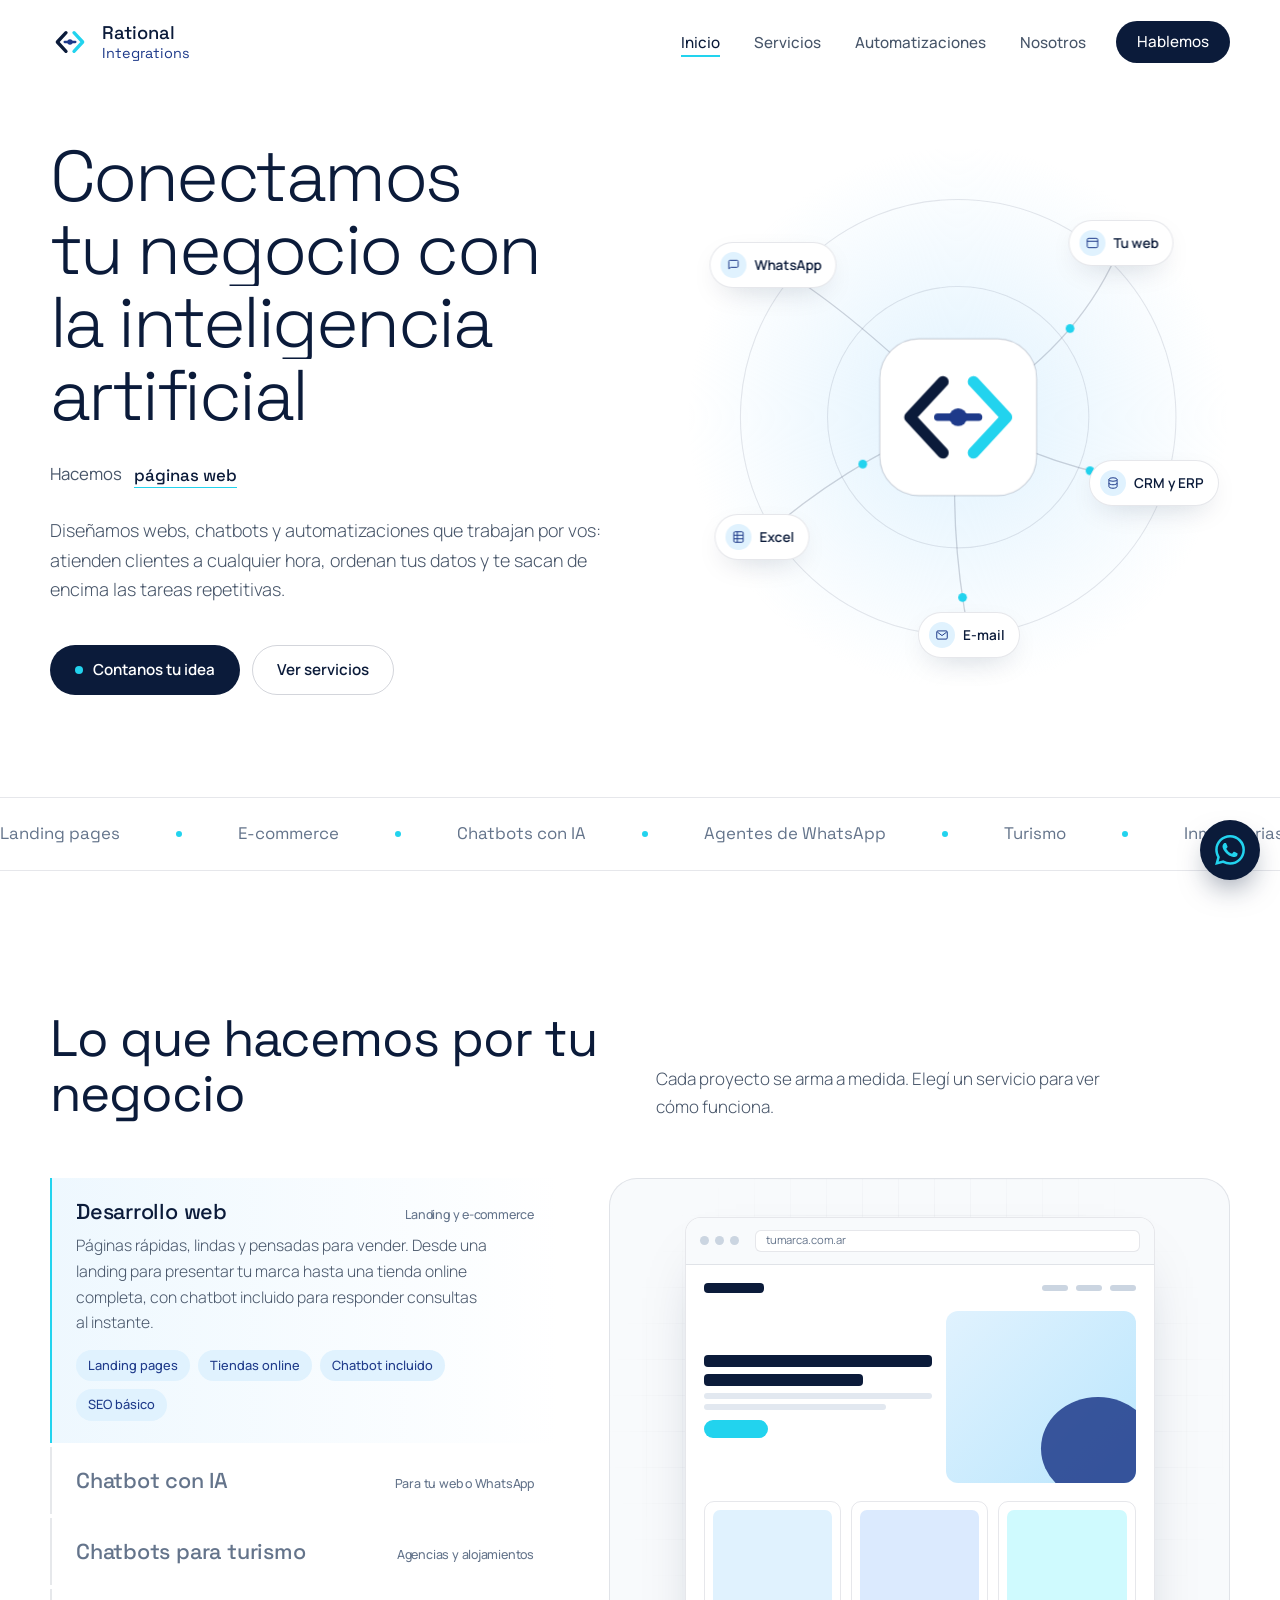
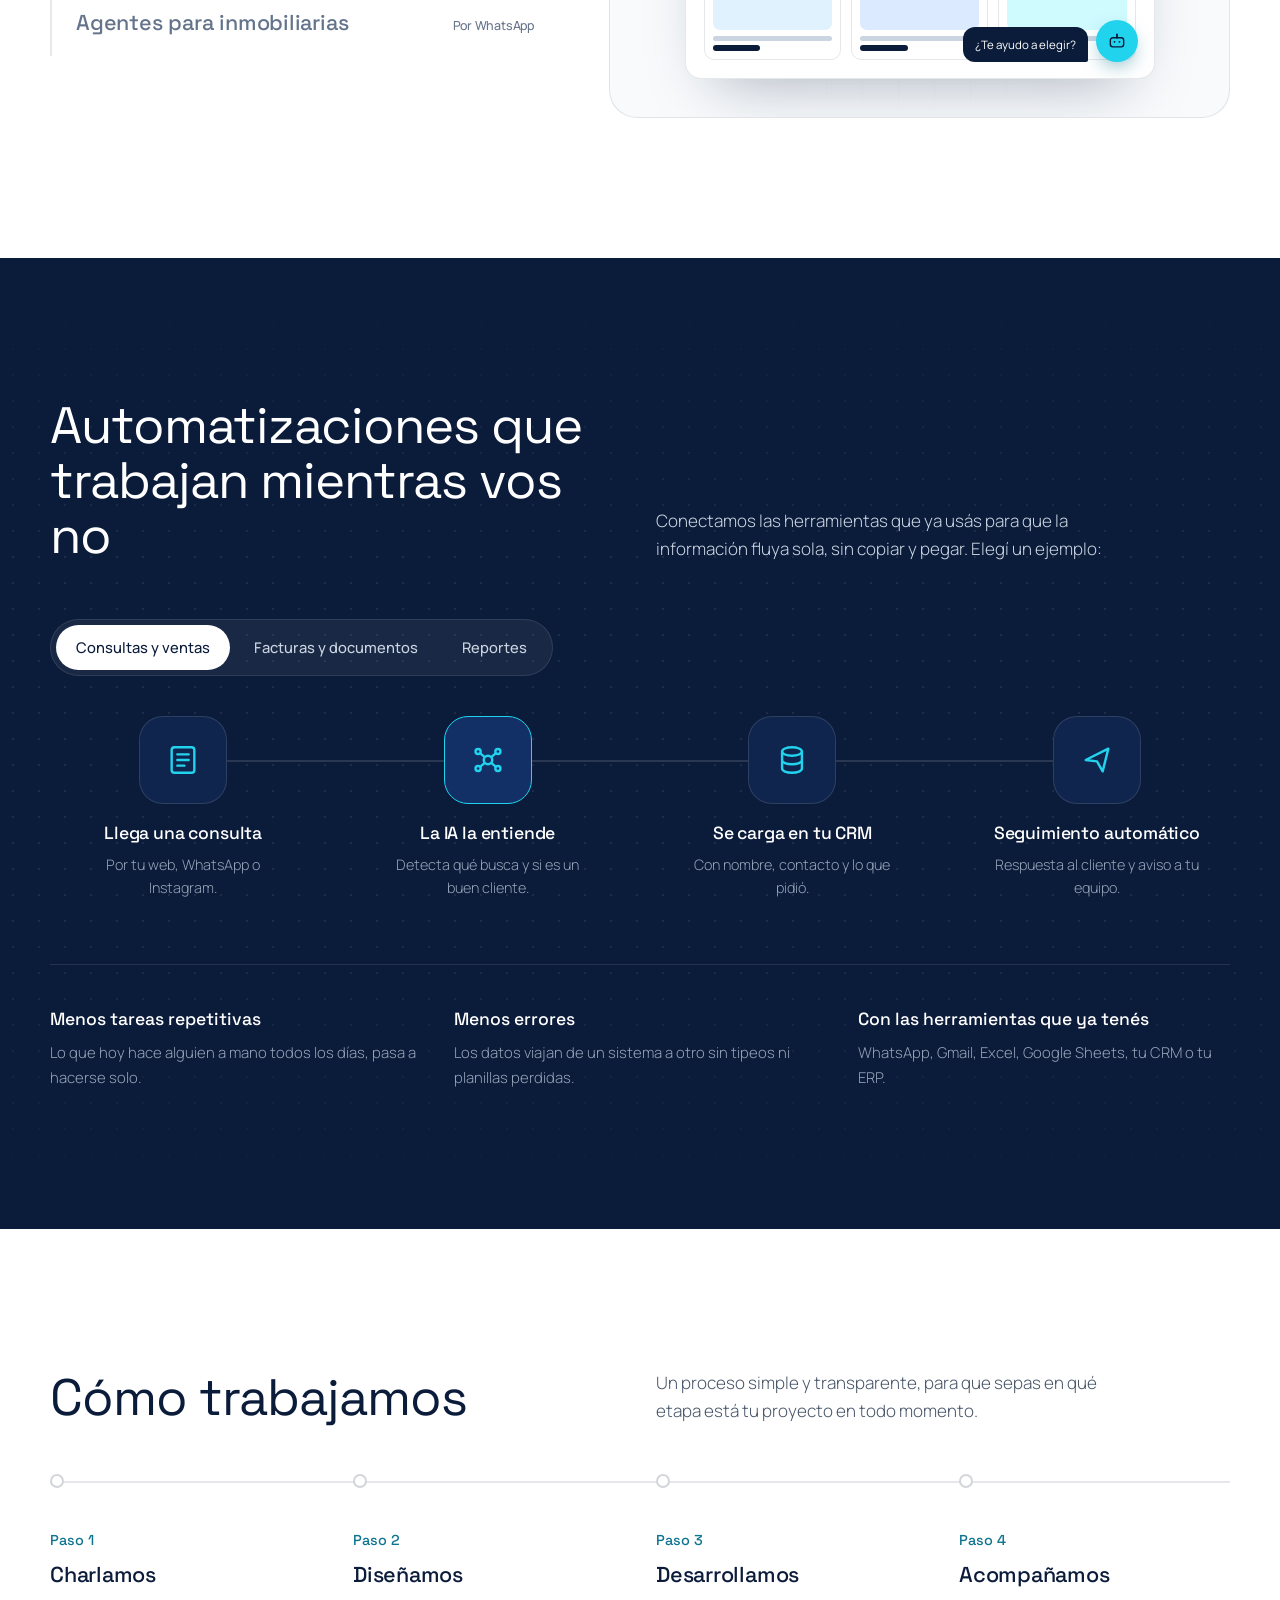
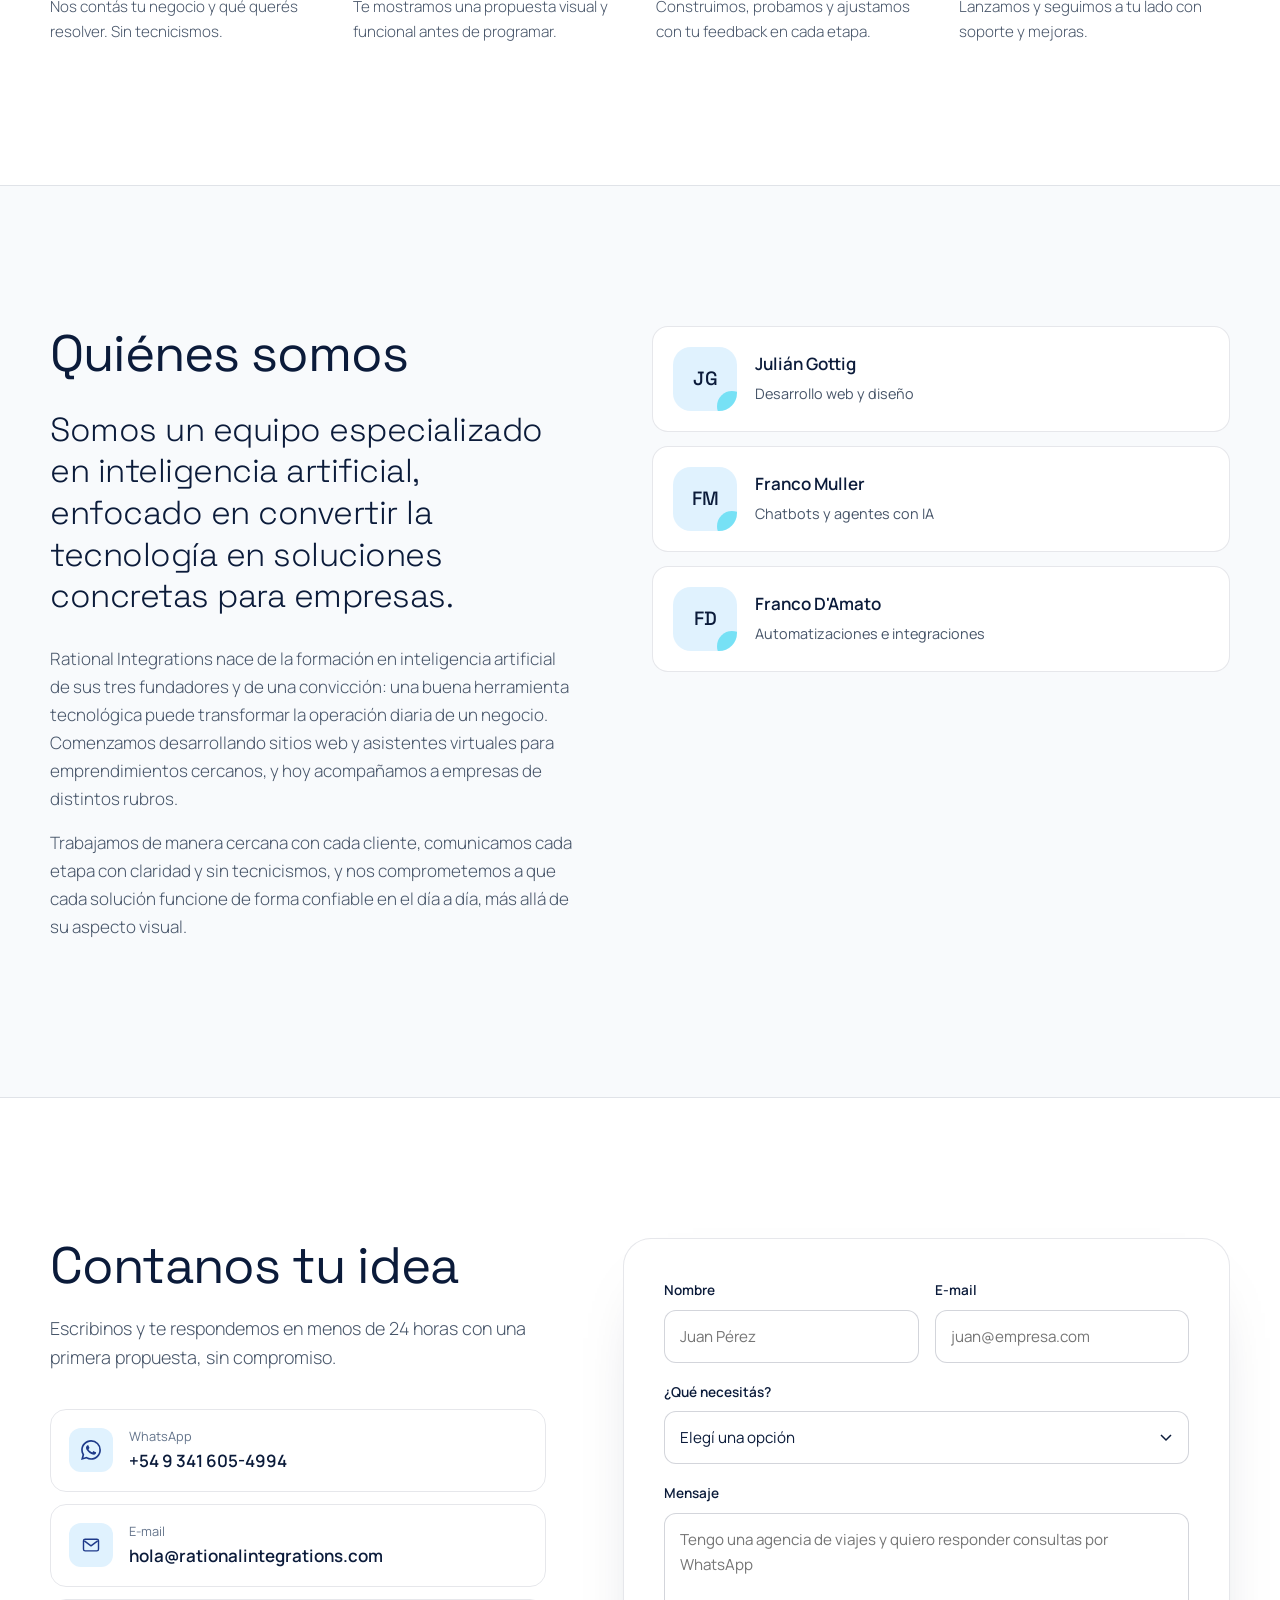
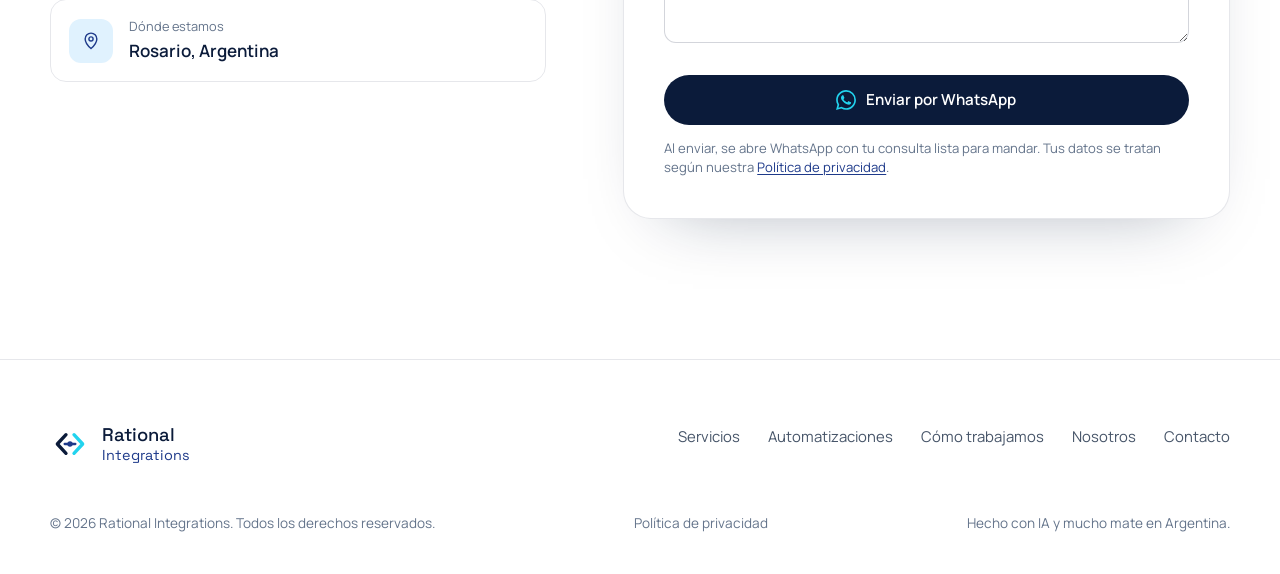
<file: index.html>
<!DOCTYPE html>
<html lang="es">
<head>
<meta charset="UTF-8">
<meta name="viewport" content="width=device-width, initial-scale=1, viewport-fit=cover">
<meta name="color-scheme" content="light">
<title>Rational Integrations | Webs, chatbots y automatizaciones con IA</title>
<meta name="description" content="Desarrollamos webs, chatbots, agentes inteligentes y automatizaciones con inteligencia artificial.">
<link rel="preconnect" href="https://fonts.googleapis.com">
<link rel="preconnect" href="https://fonts.gstatic.com" crossorigin>
<link href="https://fonts.googleapis.com/css2?family=Manrope:wght@300;400;500;600&family=Space+Grotesk:wght@300;400;500&display=swap" rel="stylesheet">
<link rel="stylesheet" href="css/styles.css">
</head>
<body>
<div class="progress" id="progress"></div>

<svg width="0" height="0" style="position:absolute" aria-hidden="true">
  <defs>
    <symbol id="logo" viewBox="0 0 120 120">
      <path d="M48 32 L22 60 L48 88" fill="none" stroke="#0B1B3A" stroke-width="10" stroke-linecap="round" stroke-linejoin="round"/>
      <path d="M72 32 L98 60 L72 88" fill="none" stroke="#22D3EE" stroke-width="10" stroke-linecap="round" stroke-linejoin="round"/>
      <path d="M44 60 L76 60" stroke="#1E3A8A" stroke-width="7" stroke-linecap="round"/>
      <circle cx="60" cy="60" r="8" fill="#1E3A8A"/>
    </symbol>
    <symbol id="i-chat" viewBox="0 0 24 24"><path d="M4 18.5V6a2 2 0 0 1 2-2h12a2 2 0 0 1 2 2v8a2 2 0 0 1-2 2H7.5z" fill="none" stroke="currentColor" stroke-width="1.7" stroke-linejoin="round"/></symbol>
    <symbol id="i-web" viewBox="0 0 24 24"><rect x="3" y="4" width="18" height="16" rx="2.5" fill="none" stroke="currentColor" stroke-width="1.7"/><path d="M3 9h18" stroke="currentColor" stroke-width="1.7"/></symbol>
    <symbol id="i-db" viewBox="0 0 24 24"><ellipse cx="12" cy="6" rx="7" ry="3" fill="none" stroke="currentColor" stroke-width="1.7"/><path d="M5 6v12c0 1.7 3.1 3 7 3s7-1.3 7-3V6M5 12c0 1.7 3.1 3 7 3s7-1.3 7-3" fill="none" stroke="currentColor" stroke-width="1.7"/></symbol>
    <symbol id="i-sheet" viewBox="0 0 24 24"><rect x="4" y="3" width="16" height="18" rx="2" fill="none" stroke="currentColor" stroke-width="1.7"/><path d="M4 9h16M4 15h16M10 3v18" stroke="currentColor" stroke-width="1.7"/></symbol>
    <symbol id="i-mail" viewBox="0 0 24 24"><rect x="3" y="5" width="18" height="14" rx="2" fill="none" stroke="currentColor" stroke-width="1.7"/><path d="m4 7 8 6 8-6" fill="none" stroke="currentColor" stroke-width="1.7" stroke-linejoin="round"/></symbol>
    <symbol id="i-bot" viewBox="0 0 24 24"><rect x="4" y="8" width="16" height="11" rx="3" fill="none" stroke="currentColor" stroke-width="1.7"/><path d="M12 4v4M9 13h.01M15 13h.01" stroke="currentColor" stroke-width="2.2" stroke-linecap="round"/></symbol>
    <symbol id="i-spark" viewBox="0 0 24 24"><path d="M12 3v4M12 17v4M3 12h4M17 12h4M6 6l2.5 2.5M15.5 15.5 18 18M18 6l-2.5 2.5M8.5 15.5 6 18" stroke="currentColor" stroke-width="1.7" stroke-linecap="round"/></symbol>
    <symbol id="i-send" viewBox="0 0 24 24"><path d="M4 12 20 4l-4 16-4-7z" fill="none" stroke="currentColor" stroke-width="1.7" stroke-linejoin="round"/></symbol>
    <symbol id="i-pin" viewBox="0 0 24 24"><path d="M12 21s7-6.1 7-11.5A7 7 0 0 0 5 9.5C5 14.9 12 21 12 21z" fill="none" stroke="currentColor" stroke-width="1.7"/><circle cx="12" cy="9.5" r="2.5" fill="none" stroke="currentColor" stroke-width="1.7"/></symbol>
    <symbol id="i-chart" viewBox="0 0 24 24"><path d="M4 20V10M10 20V4M16 20v-7M22 20H2" stroke="currentColor" stroke-width="1.7" stroke-linecap="round"/></symbol>
    <symbol id="i-form" viewBox="0 0 24 24"><rect x="4" y="3" width="16" height="18" rx="2" fill="none" stroke="currentColor" stroke-width="1.7"/><path d="M8 8h8M8 12h8M8 16h5" stroke="currentColor" stroke-width="1.7" stroke-linecap="round"/></symbol>
    <symbol id="i-wa" viewBox="0 0 24 24"><path fill="currentColor" d="M17.472 14.382c-.297-.149-1.758-.867-2.03-.967-.273-.099-.471-.148-.67.15-.197.297-.767.966-.94 1.164-.173.199-.347.223-.644.075-.297-.15-1.255-.463-2.39-1.475-.883-.788-1.48-1.761-1.653-2.059-.173-.297-.018-.458.13-.606.134-.133.298-.347.446-.52.149-.174.198-.298.298-.497.099-.198.05-.371-.025-.52-.075-.149-.669-1.612-.916-2.207-.242-.579-.487-.5-.669-.51-.173-.008-.371-.01-.57-.01-.198 0-.52.074-.792.372-.272.297-1.04 1.016-1.04 2.479 0 1.462 1.065 2.875 1.213 3.074.149.198 2.096 3.2 5.077 4.487.709.306 1.262.489 1.694.625.712.227 1.36.195 1.871.118.571-.085 1.758-.719 2.006-1.413.248-.694.248-1.289.173-1.413-.074-.124-.272-.198-.57-.347m-5.421 7.403h-.004a9.87 9.87 0 0 1-5.031-1.378l-.361-.214-3.741.982.998-3.648-.235-.374a9.86 9.86 0 0 1-1.51-5.26c.001-5.45 4.436-9.884 9.888-9.884 2.64 0 5.122 1.03 6.988 2.898a9.825 9.825 0 0 1 2.893 6.994c-.003 5.45-4.437 9.884-9.885 9.884m8.413-18.297A11.815 11.815 0 0 0 12.05 0C5.495 0 .16 5.335.157 11.892c0 2.096.547 4.142 1.588 5.945L.057 24l6.305-1.654a11.882 11.882 0 0 0 5.683 1.448h.005c6.554 0 11.89-5.335 11.893-11.893a11.821 11.821 0 0 0-3.48-8.413z"/></symbol>
    <symbol id="i-brain"viewBox="0 0 24 24"><circle cx="12" cy="12" r="3" fill="none" stroke="currentColor" stroke-width="1.7"/><circle cx="5" cy="6" r="1.8" fill="none" stroke="currentColor" stroke-width="1.7"/><circle cx="19" cy="6" r="1.8" fill="none" stroke="currentColor" stroke-width="1.7"/><circle cx="5" cy="18" r="1.8" fill="none" stroke="currentColor" stroke-width="1.7"/><circle cx="19" cy="18" r="1.8" fill="none" stroke="currentColor" stroke-width="1.7"/><path d="M6.4 7.2 9.7 10M17.6 7.2 14.3 10M6.4 16.8 9.7 14M17.6 16.8 14.3 14" stroke="currentColor" stroke-width="1.7"/></symbol>
  </defs>
</svg>

<header class="top" id="top">
  <div class="wrap nav">
    <a href="#inicio" class="brand" aria-label="Rational Integrations, inicio">
      <svg viewBox="0 0 120 120"><use href="#logo"/></svg>
      <span class="brand-name"><b>Rational</b><span>Integrations</span></span>
    </a>
    <button class="burger" id="burger" aria-label="Abrir menú" aria-expanded="false" aria-controls="menu"><span></span><span></span><span></span></button>
    <ul class="menu" id="menu">
      <li><a href="#inicio">Inicio</a></li>
      <li><a href="#servicios">Servicios</a></li>
      <li><a href="#automatizaciones">Automatizaciones</a></li>
      <li><a href="#nosotros">Nosotros</a></li>
      <li><a href="#contacto" class="btn btn-primary">Hablemos</a></li>
    </ul>
  </div>
</header>

<main>
<section class="hero" id="inicio">
  <div class="wrap hero-grid">
    <div>
      <h1><span class="l"><span>Conectamos</span></span><span class="l"><span>tu negocio con</span></span><span class="l"><span>la inteligencia</span></span><span class="l"><span>artificial</span></span></h1>
      <div class="rotator">
        <span>Hacemos</span>
        <span class="rot-box" id="rot">
          <span class="on">páginas web</span><span>tiendas online</span><span>chatbots</span><span>agentes inteligentes</span><span>automatizaciones</span>
        </span>
      </div>
      <p class="lead">Diseñamos webs, chatbots y automatizaciones que trabajan por vos: atienden clientes a cualquier hora, ordenan tus datos y te sacan de encima las tareas repetitivas.</p>
      <div class="hero-cta">
        <a href="#contacto" class="btn btn-primary"><span class="dot"></span>Contanos tu idea</a>
        <a href="#servicios" class="btn btn-ghost">Ver servicios</a>
      </div>
    </div>

    <div class="hub" id="hub" aria-hidden="true">
      <div class="hub-bg"></div>
      <svg class="hub-svg" id="hubSvg" viewBox="0 0 500 500">
        <g class="hub-rings"><circle cx="250" cy="250" r="120"/><circle cx="250" cy="250" r="200"/></g>
        <path id="p1" class="link l1" d="M80 110 Q150 150 250 250"/>
        <path id="p2" class="link l2" d="M400 90 Q360 190 250 250"/>
        <path id="p3" class="link l3" d="M430 310 Q340 300 250 250"/>
        <path id="p4" class="link l4" d="M70 360 Q150 290 250 250"/>
        <path id="p5" class="link l5" d="M260 450 Q240 350 250 250"/>
        <circle class="pulse" r="4"><animateMotion dur="2.8s" repeatCount="indefinite" begin="0s"><mpath href="#p1"/></animateMotion></circle>
        <circle class="pulse" r="4"><animateMotion dur="3.2s" repeatCount="indefinite" begin="0.6s"><mpath href="#p2"/></animateMotion></circle>
        <circle class="pulse" r="4"><animateMotion dur="2.6s" repeatCount="indefinite" begin="1.1s"><mpath href="#p3"/></animateMotion></circle>
        <circle class="pulse" r="4"><animateMotion dur="3s" repeatCount="indefinite" begin="0.3s"><mpath href="#p4"/></animateMotion></circle>
        <circle class="pulse" r="4"><animateMotion dur="2.4s" repeatCount="indefinite" begin="1.5s"><mpath href="#p5"/></animateMotion></circle>
        <rect class="core-halo" x="178" y="178" width="144" height="144" rx="36"/>
        <rect class="core-card" x="178" y="178" width="144" height="144" rx="36"/>
        <g transform="translate(180 180) scale(1.1667)">
          <path class="chev-l" d="M48 32 L22 60 L48 88" fill="none" stroke="#0B1B3A" stroke-width="9" stroke-linecap="round" stroke-linejoin="round"/>
          <path class="chev-r" d="M72 32 L98 60 L72 88" fill="none" stroke="#22D3EE" stroke-width="9" stroke-linecap="round" stroke-linejoin="round"/>
          <path class="bridge" d="M44 60 L76 60" stroke="#1E3A8A" stroke-width="6" stroke-linecap="round"/>
          <circle class="core-dot" cx="60" cy="60" r="7" fill="#1E3A8A"/>
        </g>
      </svg>
      <div class="node n1"><i><svg><use href="#i-chat"/></svg></i>WhatsApp</div>
      <div class="node n2"><i><svg><use href="#i-web"/></svg></i>Tu web</div>
      <div class="node n3"><i><svg><use href="#i-db"/></svg></i>CRM y ERP</div>
      <div class="node n4"><i><svg><use href="#i-sheet"/></svg></i>Excel</div>
      <div class="node n5"><i><svg><use href="#i-mail"/></svg></i>E-mail</div>
    </div>
  </div>
</section>

<div class="strip" aria-hidden="true">
  <div class="marquee">
    <span>Landing pages</span><span>E-commerce</span><span>Chatbots con IA</span><span>Agentes de WhatsApp</span><span>Turismo</span><span>Inmobiliarias</span><span>Integraciones con APIs</span><span>Automatización de procesos</span>
    <span>Landing pages</span><span>E-commerce</span><span>Chatbots con IA</span><span>Agentes de WhatsApp</span><span>Turismo</span><span>Inmobiliarias</span><span>Integraciones con APIs</span><span>Automatización de procesos</span>
  </div>
</div>

<section class="sec" id="servicios">
  <div class="wrap">
    <div class="sec-head reveal">
      <h2>Lo que hacemos por tu negocio</h2>
      <p>Cada proyecto se arma a medida. Elegí un servicio para ver cómo funciona.</p>
    </div>

    <div class="svc">
      <div class="tabs" role="tablist" aria-label="Servicios">
        <div class="tab" role="tab" id="t-web" aria-selected="true" aria-controls="p-web" tabindex="0">
          <h3>Desarrollo web <small>Landing y e-commerce</small></h3>
          <div class="tab-body"><div>
            <p>Páginas rápidas, lindas y pensadas para vender. Desde una landing para presentar tu marca hasta una tienda online completa, con chatbot incluido para responder consultas al instante.</p>
            <div class="chips"><span class="chip">Landing pages</span><span class="chip">Tiendas online</span><span class="chip">Chatbot incluido</span><span class="chip">SEO básico</span></div>
          </div></div>
        </div>
        <div class="tab" role="tab" id="t-bot" aria-selected="false" aria-controls="p-bot" tabindex="-1">
          <h3>Chatbot con IA <small>Para tu web o WhatsApp</small></h3>
          <div class="tab-body"><div>
            <p>¿Ya tenés web? Te sumamos un asistente que conoce tu negocio, responde preguntas frecuentes, toma pedidos y deriva a una persona cuando hace falta.</p>
            <div class="chips"><span class="chip">Atención 24/7</span><span class="chip">Entrenado con tu info</span><span class="chip">Web y WhatsApp</span></div>
          </div></div>
        </div>
        <div class="tab" role="tab" id="t-tur" aria-selected="false" aria-controls="p-tur" tabindex="-1">
          <h3>Chatbots para turismo <small>Agencias y alojamientos</small></h3>
          <div class="tab-body"><div>
            <p>Un asistente que recomienda paquetes, excursiones y alojamientos según lo que busca cada viajero, y que no deja ninguna consulta sin respuesta, ni siquiera un domingo a la noche.</p>
            <div class="chips"><span class="chip">Recomendaciones</span><span class="chip">Reservas</span><span class="chip">Varios idiomas</span></div>
          </div></div>
        </div>
        <div class="tab" role="tab" id="t-inm" aria-selected="false" aria-controls="p-inm" tabindex="-1">
          <h3>Agentes para inmobiliarias <small>Por WhatsApp</small></h3>
          <div class="tab-body"><div>
            <p>Un agente inteligente que atiende a los interesados, filtra por zona y presupuesto, envía propiedades que coinciden y agenda visitas directamente en la agenda del equipo.</p>
            <div class="chips"><span class="chip">Búsqueda de propiedades</span><span class="chip">Agenda de visitas</span><span class="chip">Calificación de leads</span></div>
          </div></div>
        </div>
      </div>

      <div class="stage reveal">
        <div class="panel on" id="p-web" role="tabpanel" aria-labelledby="t-web">
          <div class="browser">
            <div class="b-bar"><i></i><i></i><i></i><div class="b-url">tumarca.com.ar</div></div>
            <div class="b-body">
              <div class="b-nav"><div class="b-logo"></div><div class="b-links"><i></i><i></i><i></i></div></div>
              <div class="b-hero">
                <div><div class="b-h"></div><div class="b-h s"></div><div class="b-p"></div><div class="b-p" style="width:80%"></div><div class="b-btn"></div></div>
                <div class="b-img"></div>
              </div>
              <div class="b-shop">
                <div class="prod"><div class="pi"></div><div class="pt"></div><div class="pp"></div></div>
                <div class="prod"><div class="pi"></div><div class="pt"></div><div class="pp"></div></div>
                <div class="prod"><div class="pi"></div><div class="pt"></div><div class="pp"></div></div>
              </div>
            </div>
            <div class="bubble-bot"><div class="msg">¿Te ayudo a elegir?</div><div class="fab"><svg><use href="#i-bot"/></svg></div></div>
          </div>
        </div>

        <div class="panel" id="p-bot" role="tabpanel" aria-labelledby="t-bot">
          <div class="chat" data-chat>
            <div class="chat-h"><div class="av"><svg style="color:#22D3EE"><use href="#i-bot"/></svg></div><div><b>Asistente virtual</b><small>En línea</small></div></div>
            <div class="chat-b">
              <div class="m u">Hola, ¿hacen envíos a Córdoba?</div>
              <div class="m b">¡Hola! Sí, enviamos a todo el país. A Córdoba llega en 48 a 72 hs hábiles.</div>
              <div class="m u">¿Y cuánto sale el envío?</div>
              <div class="m b">Para compras de más de $50.000 el envío es gratis. ¿Querés que te pase el link de la tienda?</div>
              <div class="typing"><i></i><i></i><i></i></div>
            </div>
          </div>
        </div>

        <div class="panel" id="p-tur" role="tabpanel" aria-labelledby="t-tur">
          <div class="chat" data-chat>
            <div class="chat-h"><div class="av"><svg style="color:#22D3EE"><use href="#i-pin"/></svg></div><div><b>Viajes asistente</b><small>En línea</small></div></div>
            <div class="chat-b">
              <div class="m u">Busco una escapada de 3 días a la montaña para dos</div>
              <div class="m b">¡Buenísimo! Te recomiendo este paquete:
                <div class="card-in">
                  <div class="ci"><svg viewBox="0 0 300 92" preserveAspectRatio="xMidYMid slice"><rect width="300" height="92" fill="#E0F2FE"/><circle cx="235" cy="28" r="14" fill="#22D3EE"/><path d="M0 92 L70 30 L120 70 L175 20 L240 80 L300 45 L300 92Z" fill="#1E3A8A"/><path d="M0 92 L60 55 L110 82 L170 50 L230 92Z" fill="#0B1B3A"/><path d="M163 27 L175 20 L187 31 L178 29Z" fill="#fff"/></svg></div>
                  <div class="cb"><b>Montaña y lago, 3 noches</b><span>Hotel, desayuno y excursión incluida</span></div>
                </div>
              </div>
              <div class="m u">¡Me encanta! ¿Tienen fecha para el finde largo?</div>
              <div class="m b">Sí, quedan 2 lugares. ¿Te lo reservo?</div>
              <div class="typing"><i></i><i></i><i></i></div>
            </div>
          </div>
        </div>

        <div class="panel" id="p-inm" role="tabpanel" aria-labelledby="t-inm">
          <div class="chat wa" data-chat>
            <div class="chat-h"><div class="av"><svg style="color:#fff"><use href="#i-chat"/></svg></div><div><b>Inmobiliaria Centro</b><small>En línea</small></div></div>
            <div class="chat-b">
              <div class="m u">Hola, busco un depto de 2 ambientes por el centro, hasta 90 mil de alquiler</div>
              <div class="m b">¡Hola! Encontré 3 opciones. Esta es la que más coincide:
                <div class="card-in">
                  <div class="ci"><svg viewBox="0 0 300 92" preserveAspectRatio="xMidYMid slice"><rect width="300" height="92" fill="#E0F2FE"/><rect x="40" y="18" width="70" height="74" fill="#1E3A8A"/><rect x="120" y="6" width="60" height="86" fill="#0B1B3A"/><rect x="190" y="30" width="70" height="62" fill="#1E3A8A"/><g fill="#22D3EE"><rect x="52" y="30" width="10" height="10"/><rect x="72" y="30" width="10" height="10"/><rect x="92" y="30" width="10" height="10"/><rect x="132" y="20" width="10" height="10"/><rect x="156" y="20" width="10" height="10"/><rect x="132" y="42" width="10" height="10"/><rect x="202" y="42" width="10" height="10"/><rect x="226" y="42" width="10" height="10"/></g></svg></div>
                  <div class="cb"><b>2 ambientes, balcón al frente</b><span>Centro, 48 m², apto mascotas</span></div>
                </div>
              </div>
              <div class="m u">¡Qué lindo! ¿Se puede ver el jueves?</div>
              <div class="m b">Listo, te agendé la visita el jueves a las 17 hs. Te mando la ubicación.</div>
              <div class="typing"><i></i><i></i><i></i></div>
            </div>
          </div>
        </div>
      </div>
    </div>
  </div>
</section>

<section class="sec auto" id="automatizaciones">
  <div class="wrap">
    <div class="sec-head reveal">
      <h2>Automatizaciones que trabajan mientras vos no</h2>
      <p>Conectamos las herramientas que ya usás para que la información fluya sola, sin copiar y pegar. Elegí un ejemplo:</p>
    </div>
    <div class="scen" role="group" aria-label="Ejemplos de automatización">
      <button type="button" aria-pressed="true" data-s="0">Consultas y ventas</button>
      <button type="button" aria-pressed="false" data-s="1">Facturas y documentos</button>
      <button type="button" aria-pressed="false" data-s="2">Reportes</button>
    </div>
    <div class="flow" id="flow">
      <div class="flow-line" aria-hidden="true"></div>
      <div class="step"><div class="ico"><svg><use href="#i-form"/></svg></div><div><h3></h3><p></p></div></div>
      <div class="step"><div class="ico"><svg><use href="#i-brain"/></svg></div><div><h3></h3><p></p></div></div>
      <div class="step"><div class="ico"><svg><use href="#i-db"/></svg></div><div><h3></h3><p></p></div></div>
      <div class="step"><div class="ico"><svg><use href="#i-send"/></svg></div><div><h3></h3><p></p></div></div>
    </div>
    <div class="auto-foot">
      <div><b>Menos tareas repetitivas</b><p>Lo que hoy hace alguien a mano todos los días, pasa a hacerse solo.</p></div>
      <div><b>Menos errores</b><p>Los datos viajan de un sistema a otro sin tipeos ni planillas perdidas.</p></div>
      <div><b>Con las herramientas que ya tenés</b><p>WhatsApp, Gmail, Excel, Google Sheets, tu CRM o tu ERP.</p></div>
    </div>
  </div>
</section>

<section class="sec" id="proceso">
  <div class="wrap">
    <div class="sec-head reveal">
      <h2>Cómo trabajamos</h2>
      <p>Un proceso simple y transparente, para que sepas en qué etapa está tu proyecto en todo momento.</p>
    </div>
    <div class="proc" id="proc">
      <div class="proc-track"><div class="proc-fill" id="procFill"></div></div>
      <div class="pstep"><span class="num">Paso 1</span><h3>Charlamos</h3><p>Nos contás tu negocio y qué querés resolver. Sin tecnicismos.</p></div>
      <div class="pstep"><span class="num">Paso 2</span><h3>Diseñamos</h3><p>Te mostramos una propuesta visual y funcional antes de programar.</p></div>
      <div class="pstep"><span class="num">Paso 3</span><h3>Desarrollamos</h3><p>Construimos, probamos y ajustamos con tu feedback en cada etapa.</p></div>
      <div class="pstep"><span class="num">Paso 4</span><h3>Acompañamos</h3><p>Lanzamos y seguimos a tu lado con soporte y mejoras.</p></div>
    </div>
  </div>
</section>

<section class="sec about" id="nosotros">
  <div class="wrap about-grid">
    <div class="about-text reveal">
      <h2>Quiénes somos</h2>
      <blockquote>Somos un equipo especializado en inteligencia artificial, enfocado en convertir la tecnología en soluciones concretas para empresas.</blockquote>
      <p>Rational Integrations nace de la formación en inteligencia artificial de sus tres fundadores y de una convicción: una buena herramienta tecnológica puede transformar la operación diaria de un negocio. Comenzamos desarrollando sitios web y asistentes virtuales para emprendimientos cercanos, y hoy acompañamos a empresas de distintos rubros.</p>
      <p>Trabajamos de manera cercana con cada cliente, comunicamos cada etapa con claridad y sin tecnicismos, y nos comprometemos a que cada solución funcione de forma confiable en el día a día, más allá de su aspecto visual.</p>
    </div>
    <div class="team reveal">
      <div class="member"><div class="ph">JG</div><div><b>Julián Gottig</b><span>Desarrollo web y diseño</span></div></div>
      <div class="member"><div class="ph">FM</div><div><b>Franco Muller</b><span>Chatbots y agentes con IA</span></div></div>
      <div class="member"><div class="ph">FD</div><div><b>Franco D'Amato</b><span>Automatizaciones e integraciones</span></div></div>
    </div>
  </div>
</section>

<section class="sec" id="contacto">
  <div class="wrap contact-grid">
    <div class="reveal">
      <h2>Contanos tu idea</h2>
      <p class="lead" style="margin-top:20px">Escribinos y te respondemos en menos de 24 horas con una primera propuesta, sin compromiso.</p>
      <div class="channels">
        <a class="channel" href="https://wa.me/5493416054994" target="_blank" rel="noopener"><i><svg><use href="#i-wa"/></svg></i><div><small>WhatsApp</small><b>+54 9 341 605-4994</b></div></a>
        <a class="channel" href="mailto:hola@rationalintegrations.com"><i><svg><use href="#i-mail"/></svg></i><div><small>E-mail</small><b>hola@rationalintegrations.com</b></div></a>
        <div class="channel"><i><svg><use href="#i-pin"/></svg></i><div><small>Dónde estamos</small><b>Rosario, Argentina</b></div></div>
      </div>
    </div>
    <form class="form reveal" id="form" novalidate>
      <div class="frow">
        <div class="field"><label for="f-name">Nombre</label><input id="f-name" name="nombre" placeholder="Juan Pérez" autocomplete="name"><span class="err">Escribí tu nombre.</span></div>
        <div class="field"><label for="f-mail">E-mail</label><input id="f-mail" name="email" type="email" placeholder="juan@empresa.com" autocomplete="email"><span class="err">Revisá el e-mail, parece incompleto.</span></div>
      </div>
      <div class="field"><label for="f-svc">¿Qué necesitás?</label>
        <select id="f-svc" name="servicio">
          <option value="">Elegí una opción</option>
          <option>Página web o landing</option>
          <option>Tienda online</option>
          <option>Chatbot con IA</option>
          <option>Chatbot para turismo</option>
          <option>Agente para inmobiliaria</option>
          <option>Automatización</option>
          <option>Todavía no sé, quiero asesoramiento</option>
        </select><span class="err">Elegí una opción.</span></div>
      <div class="field"><label for="f-msg">Mensaje</label><textarea id="f-msg" name="mensaje" placeholder="Tengo una agencia de viajes y quiero responder consultas por WhatsApp"></textarea><span class="err">Contanos un poco más, aunque sea una línea.</span></div>
      <button class="btn btn-primary" type="submit"><svg class="wa-ico" aria-hidden="true"><use href="#i-wa"/></svg>Enviar por WhatsApp</button>
      <p class="form-note">Al enviar, se abre WhatsApp con tu consulta lista para mandar. Tus datos se tratan según nuestra <a href="privacidad.html">Política de privacidad</a>.</p>
      <div class="sent" id="sent" role="status"><svg width="20" height="20" viewBox="0 0 24 24"><path d="m5 12 5 5 9-10" fill="none" stroke="currentColor" stroke-width="2" stroke-linecap="round" stroke-linejoin="round"/></svg>Te abrimos WhatsApp con tu mensaje. Solo falta tocar enviar.</div>
    </form>
  </div>
</section>
</main>

<footer>
  <div class="wrap">
    <div class="foot">
      <a href="#inicio" class="brand" aria-label="Volver al inicio"><svg viewBox="0 0 120 120"><use href="#logo"/></svg><span class="brand-name"><b>Rational</b><span>Integrations</span></span></a>
      <nav aria-label="Pie de página"><a href="#servicios">Servicios</a><a href="#automatizaciones">Automatizaciones</a><a href="#proceso">Cómo trabajamos</a><a href="#nosotros">Nosotros</a><a href="#contacto">Contacto</a></nav>
    </div>
    <div class="legal"><span>© <span id="year">2026</span> Rational Integrations. Todos los derechos reservados.</span><a href="privacidad.html">Política de privacidad</a><span>Hecho con IA y mucho mate en Argentina.</span></div>
  </div>
</footer>

<a class="wa-float" href="https://wa.me/5493416054994" target="_blank" rel="noopener" aria-label="Escribinos por WhatsApp"><svg aria-hidden="true"><use href="#i-wa"/></svg></a>

<script src="js/script.js"></script>
</body>
</html>
</file>
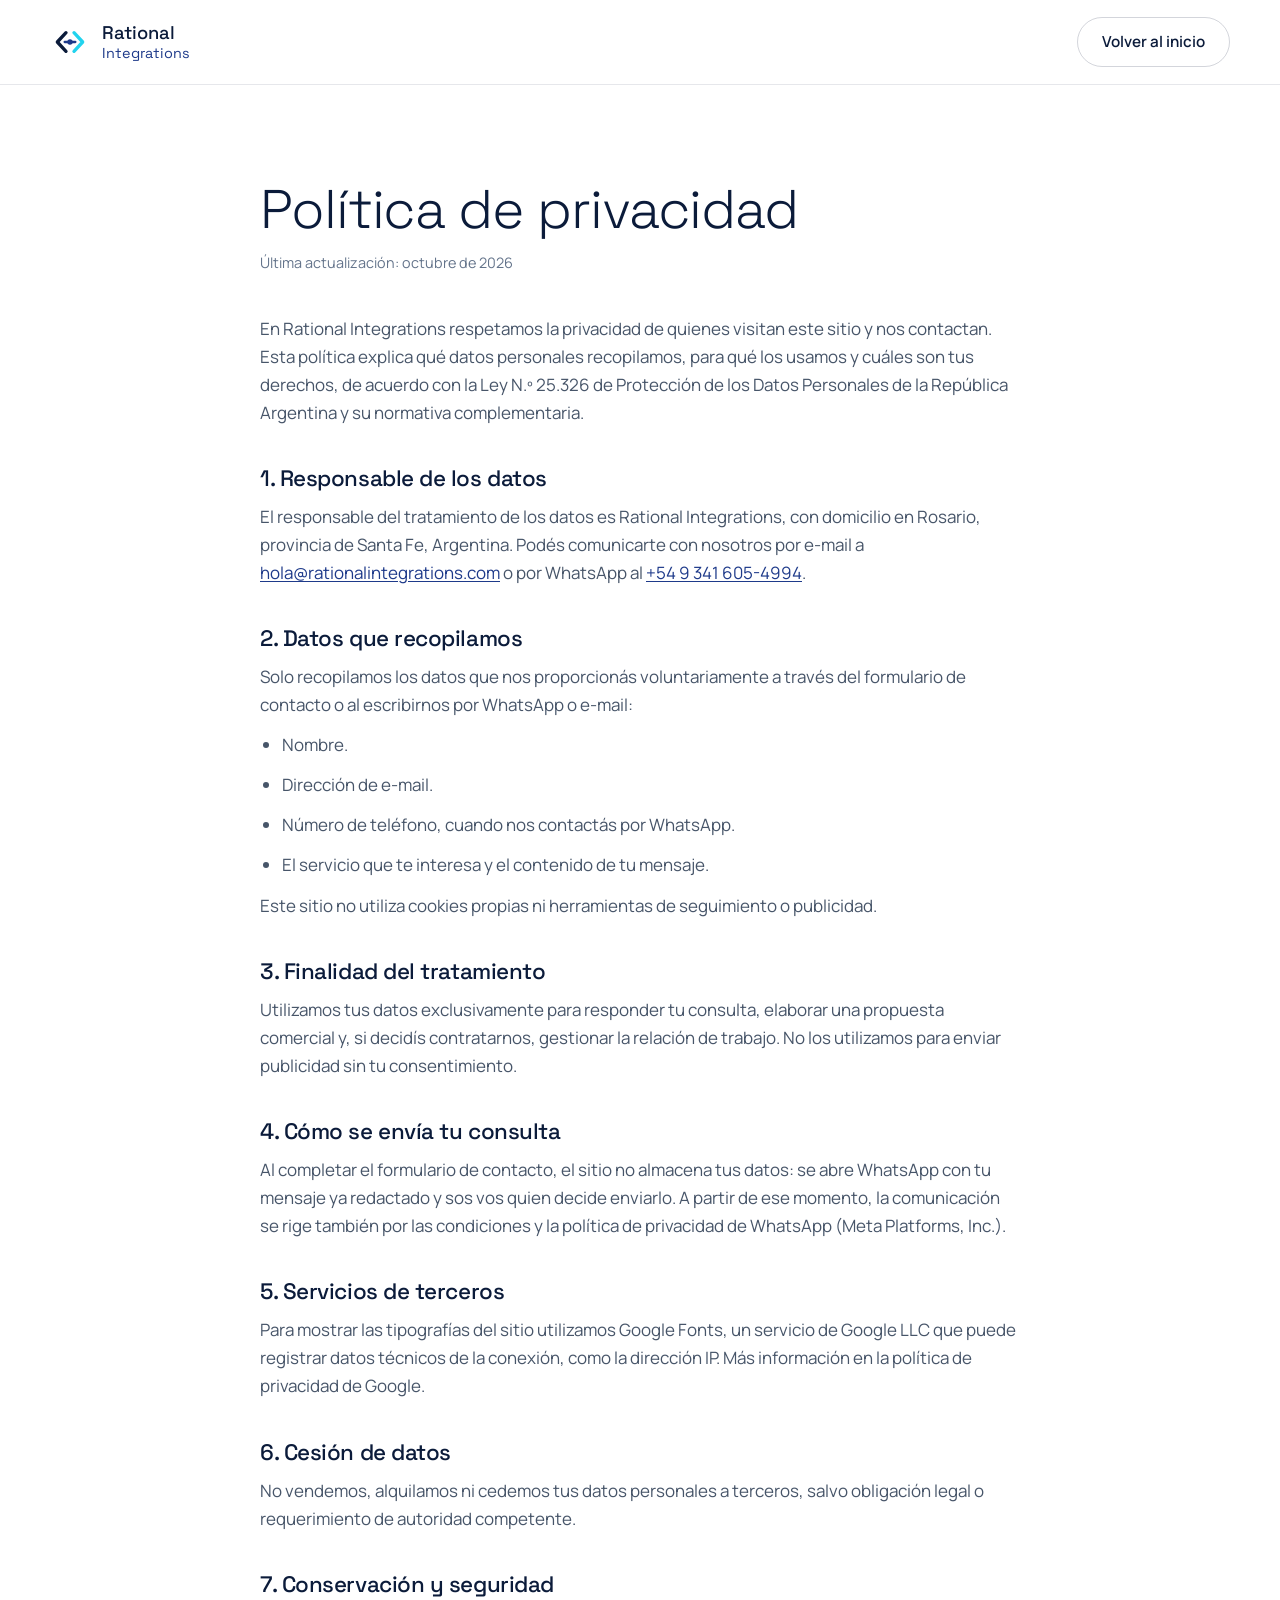
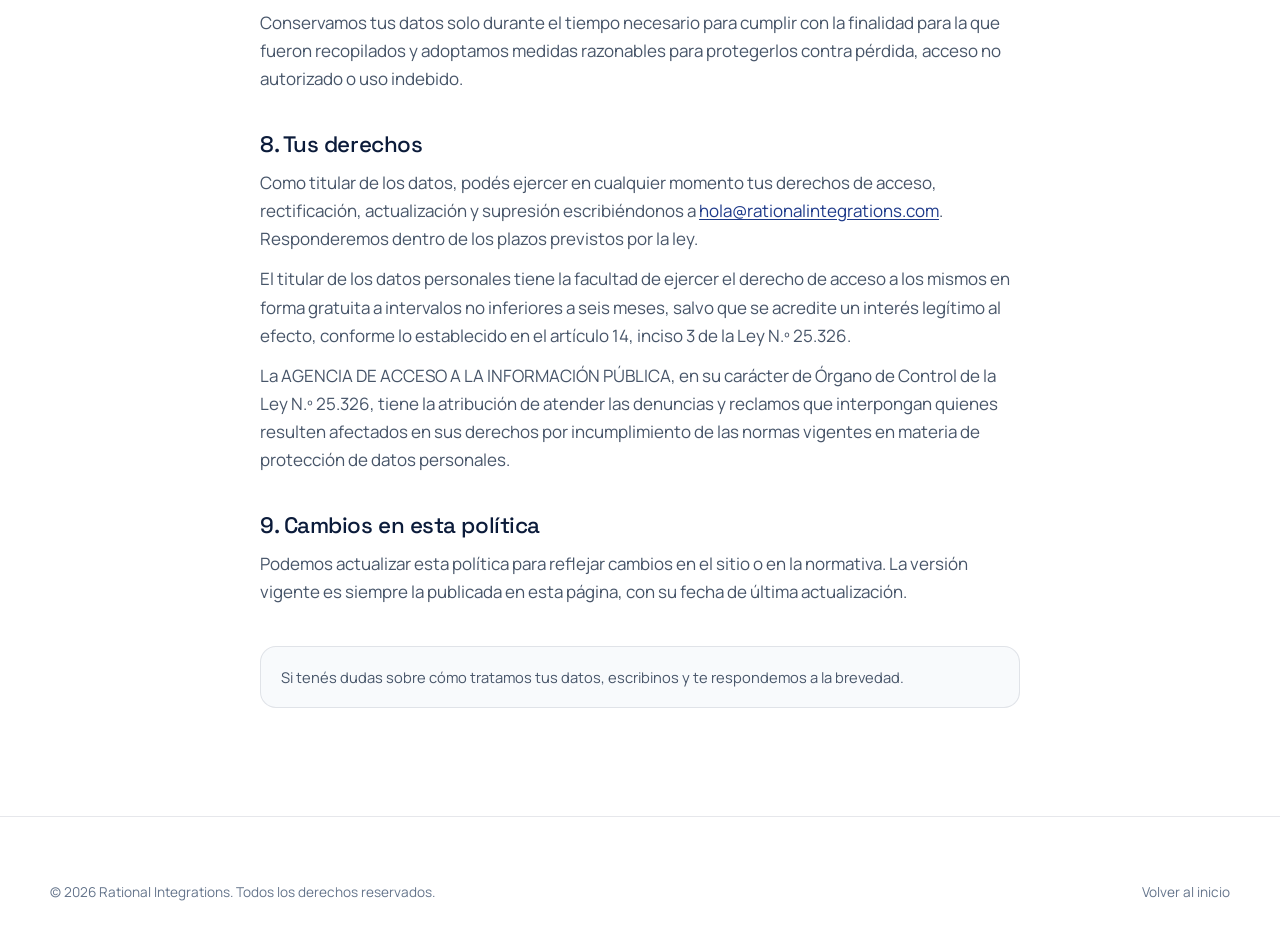
<file: privacidad.html>
<!DOCTYPE html>
<html lang="es">
<head>
<meta charset="UTF-8">
<meta name="viewport" content="width=device-width, initial-scale=1, viewport-fit=cover">
<meta name="color-scheme" content="light">
<title>Política de privacidad | Rational Integrations</title>
<meta name="description" content="Política de privacidad y protección de datos personales de Rational Integrations, conforme a la Ley 25.326.">
<link rel="preconnect" href="https://fonts.googleapis.com">
<link rel="preconnect" href="https://fonts.gstatic.com" crossorigin>
<link href="https://fonts.googleapis.com/css2?family=Manrope:wght@300;400;500;600&family=Space+Grotesk:wght@300;400;500&display=swap" rel="stylesheet">
<link rel="stylesheet" href="css/styles.css">
</head>
<body class="doc-page">

<svg width="0" height="0" style="position:absolute" aria-hidden="true">
  <defs>
    <symbol id="logo" viewBox="0 0 120 120">
      <path d="M48 32 L22 60 L48 88" fill="none" stroke="#0B1B3A" stroke-width="10" stroke-linecap="round" stroke-linejoin="round"/>
      <path d="M72 32 L98 60 L72 88" fill="none" stroke="#22D3EE" stroke-width="10" stroke-linecap="round" stroke-linejoin="round"/>
      <path d="M44 60 L76 60" stroke="#1E3A8A" stroke-width="7" stroke-linecap="round"/>
      <circle cx="60" cy="60" r="8" fill="#1E3A8A"/>
    </symbol>
  </defs>
</svg>

<header class="top">
  <div class="wrap nav">
    <a href="index.html" class="brand" aria-label="Rational Integrations, inicio">
      <svg viewBox="0 0 120 120"><use href="#logo"/></svg>
      <span class="brand-name"><b>Rational</b><span>Integrations</span></span>
    </a>
    <a href="index.html" class="btn btn-ghost">Volver al inicio</a>
  </div>
</header>

<main class="doc">
  <div class="wrap">
    <h1>Política de privacidad</h1>
    <p class="updated">Última actualización: octubre de 2026</p>

    <p>En Rational Integrations respetamos la privacidad de quienes visitan este sitio y nos contactan. Esta política explica qué datos personales recopilamos, para qué los usamos y cuáles son tus derechos, de acuerdo con la Ley N.º 25.326 de Protección de los Datos Personales de la República Argentina y su normativa complementaria.</p>

    <h2>1. Responsable de los datos</h2>
    <p>El responsable del tratamiento de los datos es Rational Integrations, con domicilio en Rosario, provincia de Santa Fe, Argentina. Podés comunicarte con nosotros por e-mail a <a href="mailto:hola@rationalintegrations.com">hola@rationalintegrations.com</a> o por WhatsApp al <a href="https://wa.me/5493416054994" target="_blank" rel="noopener">+54 9 341 605-4994</a>.</p>

    <h2>2. Datos que recopilamos</h2>
    <p>Solo recopilamos los datos que nos proporcionás voluntariamente a través del formulario de contacto o al escribirnos por WhatsApp o e-mail:</p>
    <ul>
      <li>Nombre.</li>
      <li>Dirección de e-mail.</li>
      <li>Número de teléfono, cuando nos contactás por WhatsApp.</li>
      <li>El servicio que te interesa y el contenido de tu mensaje.</li>
    </ul>
    <p>Este sitio no utiliza cookies propias ni herramientas de seguimiento o publicidad.</p>

    <h2>3. Finalidad del tratamiento</h2>
    <p>Utilizamos tus datos exclusivamente para responder tu consulta, elaborar una propuesta comercial y, si decidís contratarnos, gestionar la relación de trabajo. No los utilizamos para enviar publicidad sin tu consentimiento.</p>

    <h2>4. Cómo se envía tu consulta</h2>
    <p>Al completar el formulario de contacto, el sitio no almacena tus datos: se abre WhatsApp con tu mensaje ya redactado y sos vos quien decide enviarlo. A partir de ese momento, la comunicación se rige también por las condiciones y la política de privacidad de WhatsApp (Meta Platforms, Inc.).</p>

    <h2>5. Servicios de terceros</h2>
    <p>Para mostrar las tipografías del sitio utilizamos Google Fonts, un servicio de Google LLC que puede registrar datos técnicos de la conexión, como la dirección IP. Más información en la política de privacidad de Google.</p>

    <h2>6. Cesión de datos</h2>
    <p>No vendemos, alquilamos ni cedemos tus datos personales a terceros, salvo obligación legal o requerimiento de autoridad competente.</p>

    <h2>7. Conservación y seguridad</h2>
    <p>Conservamos tus datos solo durante el tiempo necesario para cumplir con la finalidad para la que fueron recopilados y adoptamos medidas razonables para protegerlos contra pérdida, acceso no autorizado o uso indebido.</p>

    <h2>8. Tus derechos</h2>
    <p>Como titular de los datos, podés ejercer en cualquier momento tus derechos de acceso, rectificación, actualización y supresión escribiéndonos a <a href="mailto:hola@rationalintegrations.com">hola@rationalintegrations.com</a>. Responderemos dentro de los plazos previstos por la ley.</p>
    <p>El titular de los datos personales tiene la facultad de ejercer el derecho de acceso a los mismos en forma gratuita a intervalos no inferiores a seis meses, salvo que se acredite un interés legítimo al efecto, conforme lo establecido en el artículo 14, inciso 3 de la Ley N.º 25.326.</p>
    <p>La AGENCIA DE ACCESO A LA INFORMACIÓN PÚBLICA, en su carácter de Órgano de Control de la Ley N.º 25.326, tiene la atribución de atender las denuncias y reclamos que interpongan quienes resulten afectados en sus derechos por incumplimiento de las normas vigentes en materia de protección de datos personales.</p>

    <h2>9. Cambios en esta política</h2>
    <p>Podemos actualizar esta política para reflejar cambios en el sitio o en la normativa. La versión vigente es siempre la publicada en esta página, con su fecha de última actualización.</p>

    <p class="note">Si tenés dudas sobre cómo tratamos tus datos, escribinos y te respondemos a la brevedad.</p>
  </div>
</main>

<footer>
  <div class="wrap">
    <div class="legal" style="margin-top:0"><span>© 2026 Rational Integrations. Todos los derechos reservados.</span><a href="index.html">Volver al inicio</a></div>
  </div>
</footer>
</body>
</html>
</file>
<file: css/styles.css>
:root{
  --navy:#0B1B3A; --blue:#1E3A8A; --cyan:#22D3EE; --cyan-deep:#0E7490; --ice:#E0F2FE; --paper:#F8FAFC; --white:#FFFFFF;
  --text:#0B1B3A; --text-2:#475569; --text-3:#64748B; --line:rgba(11,27,58,.10); --line-2:rgba(11,27,58,.18);
  --bg:#FFFFFF; --bg-soft:#F8FAFC; --card:#FFFFFF;
  --f-display:'Space Grotesk', 'Segoe UI', system-ui, sans-serif;
  --f-body:'Manrope', 'Segoe UI', system-ui, -apple-system, sans-serif;
  --r-sm:10px; --r-md:16px; --r-lg:28px;
  --ease:cubic-bezier(.22,1,.36,1);
  color-scheme:light;
  box-sizing:border-box;
  padding-top:env(safe-area-inset-top,0px);
  padding-bottom:env(safe-area-inset-bottom,0px);
}
*,*::before,*::after{box-sizing:inherit;margin:0;padding:0}
html{overflow-x:clip;scroll-behavior:smooth;scroll-padding-top:calc(88px + env(safe-area-inset-top,0px));-webkit-text-size-adjust:100%}
body{background:var(--bg);color:var(--text);font-family:var(--f-body);font-size:17px;line-height:1.65;font-weight:400;-webkit-font-smoothing:antialiased}
img,svg{max-width:100%;display:block}
a{color:inherit;text-decoration:none}
button,input,select,textarea{font:inherit;color:inherit}
:focus-visible{outline:2px solid var(--cyan-deep);outline-offset:3px;border-radius:6px}
.wrap{width:min(1180px,100% - 48px);margin-inline:auto}
h1,h2,h3{font-family:var(--f-display);font-weight:400;letter-spacing:-.02em;line-height:1.08;color:var(--text)}
h2{font-size:clamp(2rem,4.2vw,3.2rem)}
h3{font-size:1.35rem;font-weight:500;letter-spacing:-.01em}
.lead{font-size:clamp(1.05rem,1.4vw,1.2rem);color:var(--text-2);max-width:56ch;font-weight:300}
section{position:relative}
.sec{padding:clamp(80px,11vw,140px) 0}
.sec-head{display:grid;grid-template-columns:1fr 1fr;gap:32px;align-items:end;margin-bottom:56px}
.sec-head p{color:var(--text-2);max-width:48ch;font-weight:300}

/* progress + header */
.progress{position:fixed;top:0;left:0;height:2px;width:100%;background:var(--cyan);transform-origin:0 50%;transform:scaleX(0);z-index:60}
header.top{position:sticky;top:env(safe-area-inset-top,0px);z-index:50;transition:background .3s,box-shadow .3s,backdrop-filter .3s}
header.top.scrolled{background:rgba(255,255,255,.82);backdrop-filter:saturate(1.4) blur(14px);-webkit-backdrop-filter:saturate(1.4) blur(14px);box-shadow:0 1px 0 var(--line)}
.nav{display:flex;align-items:center;justify-content:space-between;height:84px;transition:height .3s var(--ease)}
.scrolled .nav{height:68px}
.brand{display:flex;align-items:center;gap:12px}
.brand svg{width:40px;height:40px}
.brand-name{font-family:var(--f-display);font-size:1.15rem;line-height:1.05;color:var(--navy)}
.brand-name b{font-weight:500;display:block}
.brand-name span{font-weight:400;color:var(--blue);font-size:.9rem}
.menu{display:flex;align-items:center;gap:6px;list-style:none}
.menu a{position:relative;padding:10px 14px;font-size:.95rem;font-weight:500;color:var(--text-2);transition:color .2s}
.menu a::after{content:"";position:absolute;left:14px;right:14px;bottom:6px;height:2px;background:var(--cyan);transform:scaleX(0);transform-origin:left;transition:transform .35s var(--ease)}
.menu a:hover,.menu a.active{color:var(--navy)}
.menu a:hover::after,.menu a.active::after{transform:scaleX(1)}
.btn{display:inline-flex;align-items:center;justify-content:center;gap:10px;height:50px;padding:0 24px;border-radius:999px;font-weight:600;font-size:.95rem;border:1px solid transparent;cursor:pointer;transition:transform .25s var(--ease),background .25s,color .25s,border-color .25s;will-change:transform}
.btn-primary{background:var(--navy);color:#fff}
.btn-primary:hover{background:var(--blue)}
.btn-primary .dot{width:8px;height:8px;border-radius:50%;background:var(--cyan);box-shadow:0 0 0 0 rgba(34,211,238,.6);animation:ping 2s infinite}
.btn-ghost{border-color:var(--line-2);color:var(--navy);background:transparent}
.btn-ghost:hover{border-color:var(--navy)}
.menu .btn{height:42px;padding:0 20px;margin-left:10px}
.menu .btn::after{display:none}
.menu a.btn,.menu a.btn:hover{color:#fff}
.burger{display:none;width:44px;height:44px;border:1px solid var(--line-2);border-radius:12px;background:transparent;cursor:pointer;position:relative}
.burger span{position:absolute;left:12px;right:12px;height:1.5px;background:var(--navy);transition:transform .3s var(--ease),opacity .2s}
.burger span:nth-child(1){top:16px}.burger span:nth-child(2){top:21px}.burger span:nth-child(3){top:26px}
.burger[aria-expanded="true"] span:nth-child(1){transform:translateY(5px) rotate(45deg)}
.burger[aria-expanded="true"] span:nth-child(2){opacity:0}
.burger[aria-expanded="true"] span:nth-child(3){transform:translateY(-5px) rotate(-45deg)}
@keyframes ping{0%{box-shadow:0 0 0 0 rgba(34,211,238,.6)}80%,100%{box-shadow:0 0 0 10px rgba(34,211,238,0)}}

/* hero */
.hero{padding:clamp(24px,5vw,56px) 0 clamp(64px,8vw,110px);overflow:hidden}
.hero-grid{display:grid;grid-template-columns:1.05fr 1fr;gap:clamp(24px,5vw,72px);align-items:center}
.hero h1{font-size:clamp(2.6rem,5.6vw,4.6rem);font-weight:300;letter-spacing:-.035em;line-height:1.02;margin-bottom:28px}
.hero h1 .l{display:block;overflow:hidden}
.hero h1 .l > span{display:inline-block;transform:translateY(105%);animation:rise 1s var(--ease) forwards}
.hero h1 .l:nth-child(2) > span{animation-delay:.12s}
.hero h1 .l:nth-child(3) > span{animation-delay:.24s}
.hero h1 .l:nth-child(4) > span{animation-delay:.36s}
@keyframes rise{to{transform:none}}
.rotator{display:flex;align-items:center;gap:12px;margin-bottom:28px;font-size:1.05rem;color:var(--text-2);opacity:0;animation:fade .8s .5s forwards}
.rot-box{position:relative;display:inline-block;height:1.6em;overflow:hidden;border-bottom:1.5px solid var(--cyan);transition:width .6s var(--ease)}
.rot-box span{position:absolute;left:0;top:0;white-space:nowrap;font-family:var(--f-display);font-weight:500;color:var(--navy);transform:translateY(110%);transition:transform .6s var(--ease)}
.rot-box span.on{position:relative;display:inline-block;transform:none}
.rot-box span.out{transform:translateY(-110%)}
.hero .lead{margin-bottom:40px;opacity:0;animation:fade .8s .6s forwards}
.hero-cta{display:flex;flex-wrap:wrap;gap:12px;opacity:0;animation:fade .8s .75s forwards}
@keyframes fade{from{opacity:0;transform:translateY(10px)}to{opacity:1;transform:none}}

.hub{position:relative;aspect-ratio:1;width:100%;max-width:560px;margin-inline:auto}
.hub-bg{position:absolute;inset:0;border-radius:50%;background:radial-gradient(circle at 50% 50%,var(--ice) 0%,rgba(224,242,254,.35) 45%,rgba(224,242,254,0) 70%)}
.hub-rings circle{fill:none;stroke:var(--line);stroke-width:1}
.hub svg.hub-svg{position:absolute;inset:0;width:100%;height:100%;overflow:visible;transition:transform .8s var(--ease)}
.link{fill:none;stroke:var(--line-2);stroke-width:1.2;stroke-dasharray:320;stroke-dashoffset:320;animation:draw 1.2s var(--ease) forwards}
.link.l1{animation-delay:1.25s}.link.l2{animation-delay:1.35s}.link.l3{animation-delay:1.45s}.link.l4{animation-delay:1.55s}.link.l5{animation-delay:1.65s}
@keyframes draw{to{stroke-dashoffset:0}}
.pulse{fill:var(--cyan);opacity:0;animation:fadeIn .4s 2.4s forwards}
@keyframes fadeIn{to{opacity:1}}
.core-card{fill:#fff;stroke:var(--line-2);stroke-width:1}
.chev-l,.chev-r,.bridge,.core-dot{transform-box:fill-box;transform-origin:center}
.chev-l{animation:inL 1s .35s var(--ease) both}
.chev-r{animation:inR 1s .35s var(--ease) both}
.bridge{animation:grow .6s 1.05s var(--ease) both}
.core-dot{animation:pop .5s 1.2s var(--ease) both}
@keyframes inL{from{transform:translateX(-70px);opacity:0}to{transform:none;opacity:1}}
@keyframes inR{from{transform:translateX(70px);opacity:0}to{transform:none;opacity:1}}
@keyframes grow{from{transform:scaleX(0)}to{transform:none}}
@keyframes pop{0%{transform:scale(0)}70%{transform:scale(1.4)}100%{transform:none}}
.core-halo{fill:none;stroke:var(--cyan);stroke-width:1.5;opacity:0;transform-box:fill-box;transform-origin:center;animation:halo 3s 2s infinite}
@keyframes halo{0%{opacity:.7;transform:scale(1)}100%{opacity:0;transform:scale(1.6)}}
.node{position:absolute;transform:translate(-50%,-50%) scale(.6);opacity:0;display:flex;align-items:center;gap:8px;padding:9px 14px 9px 10px;background:#fff;border:1px solid var(--line);border-radius:999px;font-size:.85rem;font-weight:600;color:var(--navy);box-shadow:0 10px 30px -12px rgba(11,27,58,.22);white-space:nowrap;animation:nodeIn .6s var(--ease) forwards}
.node i{width:26px;height:26px;border-radius:50%;display:grid;place-items:center;background:var(--ice);color:var(--blue)}
.node i svg{width:14px;height:14px}
.node.n1{left:16%;top:22%;animation-delay:1.9s}.node.n2{left:80%;top:18%;animation-delay:2s}.node.n3{left:86%;top:62%;animation-delay:2.1s}.node.n4{left:14%;top:72%;animation-delay:2.2s}.node.n5{left:52%;top:90%;animation-delay:2.3s}
@keyframes nodeIn{to{opacity:1;transform:translate(-50%,-50%) scale(1)}}

/* marquee */
.strip{border-block:1px solid var(--line);padding:22px 0;overflow:hidden;background:var(--bg)}
.marquee{display:flex;gap:56px;width:max-content;animation:scroll 38s linear infinite}
.marquee span{font-family:var(--f-display);font-size:1.05rem;color:var(--text-3);white-space:nowrap;display:flex;align-items:center;gap:56px}
.marquee span::after{content:"";width:6px;height:6px;border-radius:50%;background:var(--cyan)}
@keyframes scroll{to{transform:translateX(-50%)}}

/* services */
.svc{display:grid;grid-template-columns:minmax(0,.9fr) minmax(0,1.1fr);gap:clamp(24px,4vw,56px);align-items:stretch}
.tabs{display:flex;flex-direction:column;gap:4px}
.tab{text-align:left;background:transparent;border:0;border-left:2px solid var(--line);padding:22px 24px;cursor:pointer;transition:border-color .3s,background .3s;border-radius:0}
.tab h3{display:flex;align-items:baseline;justify-content:space-between;gap:12px;color:var(--text-3);transition:color .3s}
.tab h3 small{font-family:var(--f-body);font-size:.78rem;font-weight:500;color:var(--text-3)}
.tab .tab-body{display:grid;grid-template-rows:0fr;transition:grid-template-rows .5s var(--ease)}
.tab .tab-body > div{overflow:hidden}
.tab p{color:var(--text-2);font-size:.98rem;font-weight:300;padding-top:10px;max-width:46ch}
.chips{display:flex;flex-wrap:wrap;gap:8px;padding-top:14px}
.chip{font-size:.8rem;font-weight:500;padding:5px 12px;border-radius:999px;background:var(--ice);color:var(--blue)}
.tab:hover h3{color:var(--navy)}
.tab[aria-selected="true"]{border-left-color:var(--cyan);background:linear-gradient(90deg,rgba(224,242,254,.55),rgba(224,242,254,0))}
.tab[aria-selected="true"] h3{color:var(--navy)}
.tab[aria-selected="true"] .tab-body{grid-template-rows:1fr}
.stage{position:relative;min-height:540px;border-radius:var(--r-lg);background:var(--bg-soft);border:1px solid var(--line);overflow:hidden}
.stage::before{content:"";position:absolute;inset:0;background-image:linear-gradient(var(--line) 1px,transparent 1px),linear-gradient(90deg,var(--line) 1px,transparent 1px);background-size:36px 36px;mask-image:radial-gradient(circle at 50% 45%,#000 20%,transparent 75%);-webkit-mask-image:radial-gradient(circle at 50% 45%,#000 20%,transparent 75%);opacity:.6}
.panel{position:absolute;inset:0;display:grid;place-items:center;padding:clamp(20px,4vw,44px);opacity:0;visibility:hidden;transform:translateY(16px) scale(.98);transition:opacity .5s var(--ease),transform .6s var(--ease),visibility 0s .5s}
.panel.on{opacity:1;visibility:visible;transform:none;transition:opacity .5s var(--ease) .1s,transform .6s var(--ease) .1s,visibility 0s}

/* browser mock */
.browser{width:100%;max-width:470px;background:#fff;border-radius:16px;border:1px solid var(--line);box-shadow:0 30px 60px -30px rgba(11,27,58,.35);overflow:hidden;position:relative}
.b-bar{display:flex;align-items:center;gap:6px;padding:12px 14px;border-bottom:1px solid var(--line);background:var(--paper)}
.b-bar i{width:9px;height:9px;border-radius:50%;background:#CBD5E1}
.b-url{margin-left:10px;flex:1;height:22px;border-radius:6px;background:#fff;border:1px solid var(--line);font-size:.7rem;color:var(--text-3);display:flex;align-items:center;padding-left:10px}
.b-body{padding:18px}
.b-nav{display:flex;justify-content:space-between;align-items:center;margin-bottom:18px}
.b-logo{width:60px;height:10px;border-radius:4px;background:var(--navy)}
.b-links{display:flex;gap:8px}.b-links i{width:26px;height:6px;border-radius:3px;background:#CBD5E1}
.b-hero{display:grid;grid-template-columns:1.2fr 1fr;gap:14px;align-items:center;margin-bottom:18px}
.b-h{height:12px;border-radius:4px;background:var(--navy);margin-bottom:7px}
.b-h.s{width:70%}
.b-p{height:6px;border-radius:3px;background:#E2E8F0;margin-bottom:5px}
.b-btn{width:64px;height:18px;border-radius:9px;background:var(--cyan);margin-top:10px}
.b-img{aspect-ratio:1.1;border-radius:12px;background:linear-gradient(135deg,var(--ice),#BAE6FD);position:relative;overflow:hidden}
.b-img::after{content:"";position:absolute;width:60%;height:60%;right:-10%;bottom:-10%;border-radius:50%;background:var(--blue);opacity:.85}
.b-shop{display:grid;grid-template-columns:repeat(3,1fr);gap:10px}
.prod{border:1px solid var(--line);border-radius:10px;padding:8px;opacity:0;transform:translateY(10px)}
.panel.on .prod{animation:fade .5s var(--ease) forwards}
.panel.on .prod:nth-child(2){animation-delay:.12s}.panel.on .prod:nth-child(3){animation-delay:.24s}
.prod .pi{aspect-ratio:1;border-radius:7px;margin-bottom:6px}
.prod:nth-child(1) .pi{background:#E0F2FE}.prod:nth-child(2) .pi{background:#DBEAFE}.prod:nth-child(3) .pi{background:#CFFAFE}
.prod .pt{height:5px;border-radius:3px;background:#CBD5E1;margin-bottom:4px}
.prod .pp{height:6px;width:40%;border-radius:3px;background:var(--navy)}
.bubble-bot{position:absolute;right:16px;bottom:16px;display:flex;align-items:flex-end;gap:8px}
.bubble-bot .msg{background:var(--navy);color:#fff;font-size:.72rem;padding:8px 12px;border-radius:12px 12px 2px 12px;opacity:0;transform:translateY(6px)}
.panel.on .bubble-bot .msg{animation:fade .5s 1s var(--ease) forwards}
.bubble-bot .fab{width:42px;height:42px;border-radius:50%;background:var(--cyan);display:grid;place-items:center;box-shadow:0 8px 20px -6px rgba(14,116,144,.6)}
.bubble-bot .fab svg{width:20px;height:20px;color:var(--navy)}

/* chat mock */
.chat{width:100%;max-width:380px;height:min(470px,100%);background:#fff;border-radius:22px;border:1px solid var(--line);box-shadow:0 30px 60px -30px rgba(11,27,58,.35);overflow:hidden;display:flex;flex-direction:column}
.chat-h{display:flex;align-items:center;gap:12px;padding:16px 18px;background:var(--navy);color:#fff}
.chat-h .av{width:36px;height:36px;border-radius:50%;background:rgba(255,255,255,.1);display:grid;place-items:center}
.chat-h .av svg{width:22px;height:22px}
.chat-h b{display:block;font-weight:600;font-size:.92rem;line-height:1.2}
.chat-h small{font-size:.75rem;color:#A5F3FC;display:flex;align-items:center;gap:6px}
.chat-h small::before{content:"";width:6px;height:6px;border-radius:50%;background:var(--cyan)}
.chat.wa .chat-h{background:#075E54}
.chat.wa .chat-h small{color:#D1FAE5}.chat.wa .chat-h small::before{background:#25D366}
.chat-b{padding:18px;display:flex;flex-direction:column;justify-content:flex-end;gap:10px;flex:1;min-height:0;overflow:hidden;background:var(--paper)}
.chat.wa .chat-b{background:#EFEAE2}
.m{max-width:82%;font-size:.86rem;line-height:1.45;padding:10px 14px;border-radius:16px;display:none;flex-shrink:0}
.m.show{display:block;animation:msgIn .45s var(--ease)}
@keyframes msgIn{from{opacity:0;transform:translateY(10px) scale(.98)}to{opacity:1;transform:none}}
.m.u{align-self:flex-end;background:var(--blue);color:#fff;border-bottom-right-radius:4px}
.m.b{align-self:flex-start;background:#fff;border:1px solid var(--line);color:var(--navy);border-bottom-left-radius:4px}
.chat.wa .m.u{background:#D9FDD3;color:#111B21;border:0}
.chat.wa .m.b{background:#fff;border:0;color:#111B21}
.typing{align-self:flex-start;flex-shrink:0;display:none;gap:4px;padding:12px 14px;background:#fff;border-radius:16px;border:1px solid var(--line)}
.typing.show{display:flex}
.typing i{width:6px;height:6px;border-radius:50%;background:var(--text-3);animation:blink 1.2s infinite}
.typing i:nth-child(2){animation-delay:.15s}.typing i:nth-child(3){animation-delay:.3s}
@keyframes blink{0%,60%,100%{opacity:.25;transform:none}30%{opacity:1;transform:translateY(-3px)}}
.card-in{margin-top:8px;border-radius:12px;overflow:hidden;border:1px solid var(--line);background:#fff}
.card-in .ci{height:92px;position:relative;overflow:hidden}
.card-in .ci svg{width:100%;height:100%}
.card-in .cb{padding:9px 11px;font-size:.78rem}
.card-in .cb b{display:block;font-size:.85rem}
.card-in .cb span{color:var(--text-3)}

/* automations */
.auto{background:var(--navy);color:#fff;overflow:hidden}
.auto h2,.auto h3{color:#fff}
.auto .sec-head p{color:#CBD5E1}
.auto::before{content:"";position:absolute;inset:0;background-image:radial-gradient(rgba(255,255,255,.08) 1px,transparent 1px);background-size:26px 26px;mask-image:linear-gradient(180deg,transparent,#000 30%,#000 70%,transparent);-webkit-mask-image:linear-gradient(180deg,transparent,#000 30%,#000 70%,transparent)}
.auto .wrap{position:relative}
.scen{display:inline-flex;gap:4px;padding:5px;border-radius:999px;background:rgba(255,255,255,.06);border:1px solid rgba(255,255,255,.1);margin-bottom:40px;flex-wrap:wrap}
.scen button{border:0;background:transparent;color:#CBD5E1;font-weight:500;font-size:.92rem;padding:10px 20px;border-radius:999px;cursor:pointer;transition:background .3s,color .3s}
.scen button[aria-pressed="true"]{background:#fff;color:var(--navy)}
.flow{position:relative;display:grid;grid-template-columns:repeat(4,minmax(0,1fr));gap:clamp(16px,3vw,40px)}
.flow-line{position:absolute;left:12.5%;right:12.5%;top:44px;height:2px;background:rgba(255,255,255,.12);overflow:hidden}
.flow-line::after{content:"";position:absolute;top:0;left:-20%;width:20%;height:100%;background:linear-gradient(90deg,transparent,var(--cyan),transparent);animation:travel 2.4s linear infinite}
@keyframes travel{to{left:100%}}
.step{position:relative;text-align:center}
.step .ico{width:88px;height:88px;margin:0 auto 20px;border-radius:24px;background:#10254D;border:1px solid rgba(255,255,255,.12);display:grid;place-items:center;position:relative;transition:border-color .4s,background .4s}
.step .ico svg{width:34px;height:34px;color:var(--cyan)}
.step.lit .ico{border-color:var(--cyan);background:#123066}
.step h3{font-size:1.1rem;margin-bottom:6px;min-height:1.3em}
.step p{font-size:.9rem;color:#94A3B8;font-weight:300;max-width:24ch;margin:0 auto}
.step h3,.step p{transition:opacity .3s,transform .4s var(--ease)}
.flow.swap .step h3,.flow.swap .step p{opacity:0;transform:translateY(8px)}
.auto-foot{margin-top:64px;padding-top:40px;border-top:1px solid rgba(255,255,255,.1);display:grid;grid-template-columns:repeat(3,minmax(0,1fr));gap:32px}
.auto-foot b{display:block;font-family:var(--f-display);font-weight:500;font-size:1.1rem;margin-bottom:6px}
.auto-foot p{color:#94A3B8;font-size:.93rem;font-weight:300}

/* process */
.proc{position:relative;display:grid;grid-template-columns:repeat(4,minmax(0,1fr));gap:32px;padding-top:48px}
.proc-track{position:absolute;top:0;left:0;right:0;height:2px;background:var(--line)}
.proc-fill{position:absolute;inset:0;background:var(--cyan);transform-origin:left;transform:scaleX(0)}
.pstep{position:relative}
.pstep::before{content:"";position:absolute;top:-55px;left:0;width:14px;height:14px;border-radius:50%;background:var(--bg);border:2px solid var(--line-2);transition:border-color .3s,background .3s}
.pstep.done::before{border-color:var(--cyan);background:var(--cyan)}
.pstep .num{font-family:var(--f-display);font-size:.9rem;color:var(--cyan-deep);font-weight:500;margin-bottom:10px;display:block}
.pstep h3{margin-bottom:8px}
.pstep p{color:var(--text-2);font-size:.95rem;font-weight:300}

/* about */
.about{background:var(--bg-soft);border-block:1px solid var(--line)}
.about-grid{display:grid;grid-template-columns:1fr 1.1fr;gap:clamp(32px,6vw,90px);align-items:start}
.about blockquote{font-family:var(--f-display);font-weight:300;font-size:clamp(1.5rem,2.6vw,2.1rem);line-height:1.25;letter-spacing:-.015em;color:var(--navy);margin:28px 0}
.about-text p{color:var(--text-2);font-weight:300;margin-bottom:16px;max-width:60ch}
.team{display:grid;gap:14px}
.member{display:grid;grid-template-columns:auto 1fr;gap:18px;align-items:center;padding:20px;background:var(--card);border:1px solid var(--line);border-radius:var(--r-md);transition:transform .4s var(--ease),border-color .3s}
.member:hover{transform:translateX(6px);border-color:var(--cyan)}
.member .ph{width:64px;height:64px;border-radius:18px;display:grid;place-items:center;font-family:var(--f-display);font-weight:500;font-size:1.2rem;color:var(--navy);background:var(--ice);position:relative;overflow:hidden}
.member .ph::after{content:"";position:absolute;width:30px;height:30px;right:-10px;bottom:-10px;border-radius:50%;background:var(--cyan);opacity:.55}
.member b{display:block;font-weight:600;color:var(--navy)}
.member span{font-size:.9rem;color:var(--text-2)}

/* contact */
.contact-grid{display:grid;grid-template-columns:.9fr 1.1fr;gap:clamp(32px,6vw,80px)}
.channels{display:grid;gap:12px;margin-top:36px}
.channel{display:flex;align-items:center;gap:16px;padding:16px 18px;border:1px solid var(--line);border-radius:var(--r-md);transition:border-color .3s,transform .4s var(--ease)}
.channel:hover{border-color:var(--navy);transform:translateY(-2px)}
.channel i{width:44px;height:44px;border-radius:12px;background:var(--ice);display:grid;place-items:center;color:var(--blue);flex-shrink:0}
.channel i svg{width:20px;height:20px}
.channel small{display:block;color:var(--text-3);font-size:.8rem}
.channel b{font-weight:600;color:var(--navy);overflow-wrap:anywhere}
form.form{padding:clamp(24px,4vw,40px);border:1px solid var(--line);border-radius:var(--r-lg);background:var(--card);box-shadow:0 30px 70px -45px rgba(11,27,58,.4)}
.frow{display:grid;grid-template-columns:1fr 1fr;gap:16px}
.field{margin-bottom:18px;position:relative}
.field label{display:block;font-size:.85rem;font-weight:600;color:var(--navy);margin-bottom:8px}
.field input,.field select,.field textarea{width:100%;border:1px solid var(--line-2);border-radius:12px;padding:13px 15px;background:var(--bg);font-size:.95rem;transition:border-color .2s,box-shadow .2s;appearance:none;-webkit-appearance:none}
.field select{background-image:url("data:image/svg+xml,%3Csvg xmlns='http://www.w3.org/2000/svg' width='12' height='8' viewBox='0 0 12 8'%3E%3Cpath d='M1 1l5 5 5-5' fill='none' stroke='%230B1B3A' stroke-width='1.5'/%3E%3C/svg%3E");background-repeat:no-repeat;background-position:right 16px center;padding-right:40px}
.field textarea{min-height:130px;resize:vertical}
.field input:focus,.field select:focus,.field textarea:focus{outline:none;border-color:var(--cyan-deep);box-shadow:0 0 0 4px rgba(34,211,238,.18)}
.field .err{display:none;font-size:.8rem;color:#B91C1C;margin-top:6px}
.field.invalid input,.field.invalid select,.field.invalid textarea{border-color:#DC2626}
.field.invalid .err{display:block}
.form .btn{width:100%;margin-top:6px}
.form .btn .wa-ico{width:20px;height:20px;color:var(--cyan)}
.form-note{margin-top:14px;font-size:.82rem;line-height:1.5;color:var(--text-3)}
.form-note a{color:var(--blue);text-decoration:underline;text-underline-offset:2px}
.sent{display:none;align-items:center;gap:12px;margin-top:16px;padding:14px 16px;border-radius:12px;background:var(--ice);color:var(--blue);font-weight:500;font-size:.92rem}
.sent.show{display:flex;animation:fade .5s var(--ease)}

/* footer */
footer{padding:64px 0 40px;border-top:1px solid var(--line)}
.foot{display:flex;flex-wrap:wrap;justify-content:space-between;gap:32px;align-items:flex-start}
.foot nav{display:flex;flex-wrap:wrap;gap:8px 28px}
.foot nav a{color:var(--text-2);font-size:.93rem;transition:color .2s}
.foot nav a:hover{color:var(--navy)}
.legal{margin-top:48px;display:flex;flex-wrap:wrap;justify-content:space-between;gap:12px;font-size:.85rem;color:var(--text-3)}
.legal a{transition:color .2s}
.legal a:hover{color:var(--navy)}

/* whatsapp flotante */
.wa-float{position:fixed;right:calc(20px + env(safe-area-inset-right,0px));bottom:calc(20px + env(safe-area-inset-bottom,0px));z-index:55;width:60px;height:60px;border-radius:50%;background:var(--navy);color:var(--cyan);display:grid;place-items:center;box-shadow:0 14px 30px -10px rgba(11,27,58,.55);transition:background .25s,transform .25s var(--ease)}
.wa-float::before{content:"";position:absolute;inset:0;border-radius:50%;animation:ping 2.4s infinite}
.wa-float svg{width:30px;height:30px}
.wa-float:hover{background:var(--blue);transform:scale(1.06)}

/* páginas legales */
.doc-page header.top{background:#fff;box-shadow:0 1px 0 var(--line)}
.doc{padding:clamp(48px,8vw,96px) 0}
.doc .wrap{max-width:760px}
.doc h1{font-size:clamp(2.2rem,4.6vw,3.4rem);font-weight:300;margin-bottom:12px}
.doc .updated{color:var(--text-3);font-size:.9rem;margin-bottom:40px}
.doc h2{font-size:1.4rem;font-weight:500;margin:40px 0 12px}
.doc p,.doc li{color:var(--text-2);margin-bottom:12px}
.doc ul{padding-left:22px;margin-bottom:12px}
.doc a{color:var(--blue);text-decoration:underline;text-underline-offset:2px}
.doc .note{margin-top:40px;padding:18px 20px;border-radius:var(--r-md);background:var(--bg-soft);border:1px solid var(--line);font-size:.92rem}

.reveal{opacity:0;transform:translateY(24px);transition:opacity .9s var(--ease),transform .9s var(--ease)}
.reveal.in{opacity:1;transform:none}

/* responsive */
@media (max-width:1000px){
  .hero-grid{grid-template-columns:1fr}
  .hub{max-width:460px}
  .svc{grid-template-columns:1fr}
  .stage{min-height:500px}
  .about-grid,.contact-grid{grid-template-columns:1fr}
  .sec-head{grid-template-columns:1fr;gap:16px}
}
@media (max-width:860px){
  .burger{display:block}
  .menu{position:absolute;top:100%;left:12px;right:12px;flex-direction:column;align-items:stretch;gap:0;padding:12px;background:#fff;border:1px solid var(--line);border-radius:20px;box-shadow:0 30px 60px -30px rgba(11,27,58,.35);opacity:0;visibility:hidden;transform:translateY(-8px);transition:opacity .3s,transform .3s var(--ease),visibility 0s .3s}
  .menu.open{opacity:1;visibility:visible;transform:none;transition:opacity .3s,transform .3s var(--ease)}
  .menu a{padding:14px 12px;font-size:1.02rem}
  .menu a::after{display:none}
  .menu .btn{margin:8px 0 0;height:50px}
  .flow{grid-template-columns:1fr;gap:28px}
  .flow-line{left:43px;right:auto;top:44px;bottom:44px;width:2px;height:auto}
  .flow-line::after{left:0;top:-20%;width:100%;height:20%;background:linear-gradient(180deg,transparent,var(--cyan),transparent);animation:travelV 2.4s linear infinite}
  .step{display:grid;grid-template-columns:88px 1fr;gap:20px;text-align:left;align-items:center}
  .step .ico{margin:0}
  .step p{margin:0;max-width:none}
  .auto-foot{grid-template-columns:1fr;gap:24px}
  .proc{grid-template-columns:1fr 1fr;row-gap:56px}
  .proc-track{display:none}
  .pstep::before{top:-26px}
}
@keyframes travelV{to{top:100%}}
@media (max-width:560px){
  body{font-size:16px}
  .wrap{width:min(1180px,100% - 32px)}
  .node{font-size:.74rem;padding:6px 10px 6px 7px}
  .node i{width:20px;height:20px}
  .node i svg{width:11px;height:11px}
  .frow{grid-template-columns:1fr}
  .proc{grid-template-columns:1fr}
  .stage{min-height:480px}
  .b-body{padding:12px}
  .hero-cta .btn{flex:1 1 100%}
  .brand-name span{font-size:.82rem}
  .scen{display:grid;grid-template-columns:1fr;width:100%;border-radius:20px}
  .scen button{border-radius:14px}
}
@media (prefers-reduced-motion:reduce){
  *,*::before,*::after{animation-duration:.01ms!important;animation-iteration-count:1!important;transition-duration:.01ms!important;scroll-behavior:auto!important}
  .marquee{animation:none}
  .pulse{display:none}
}
</file>
